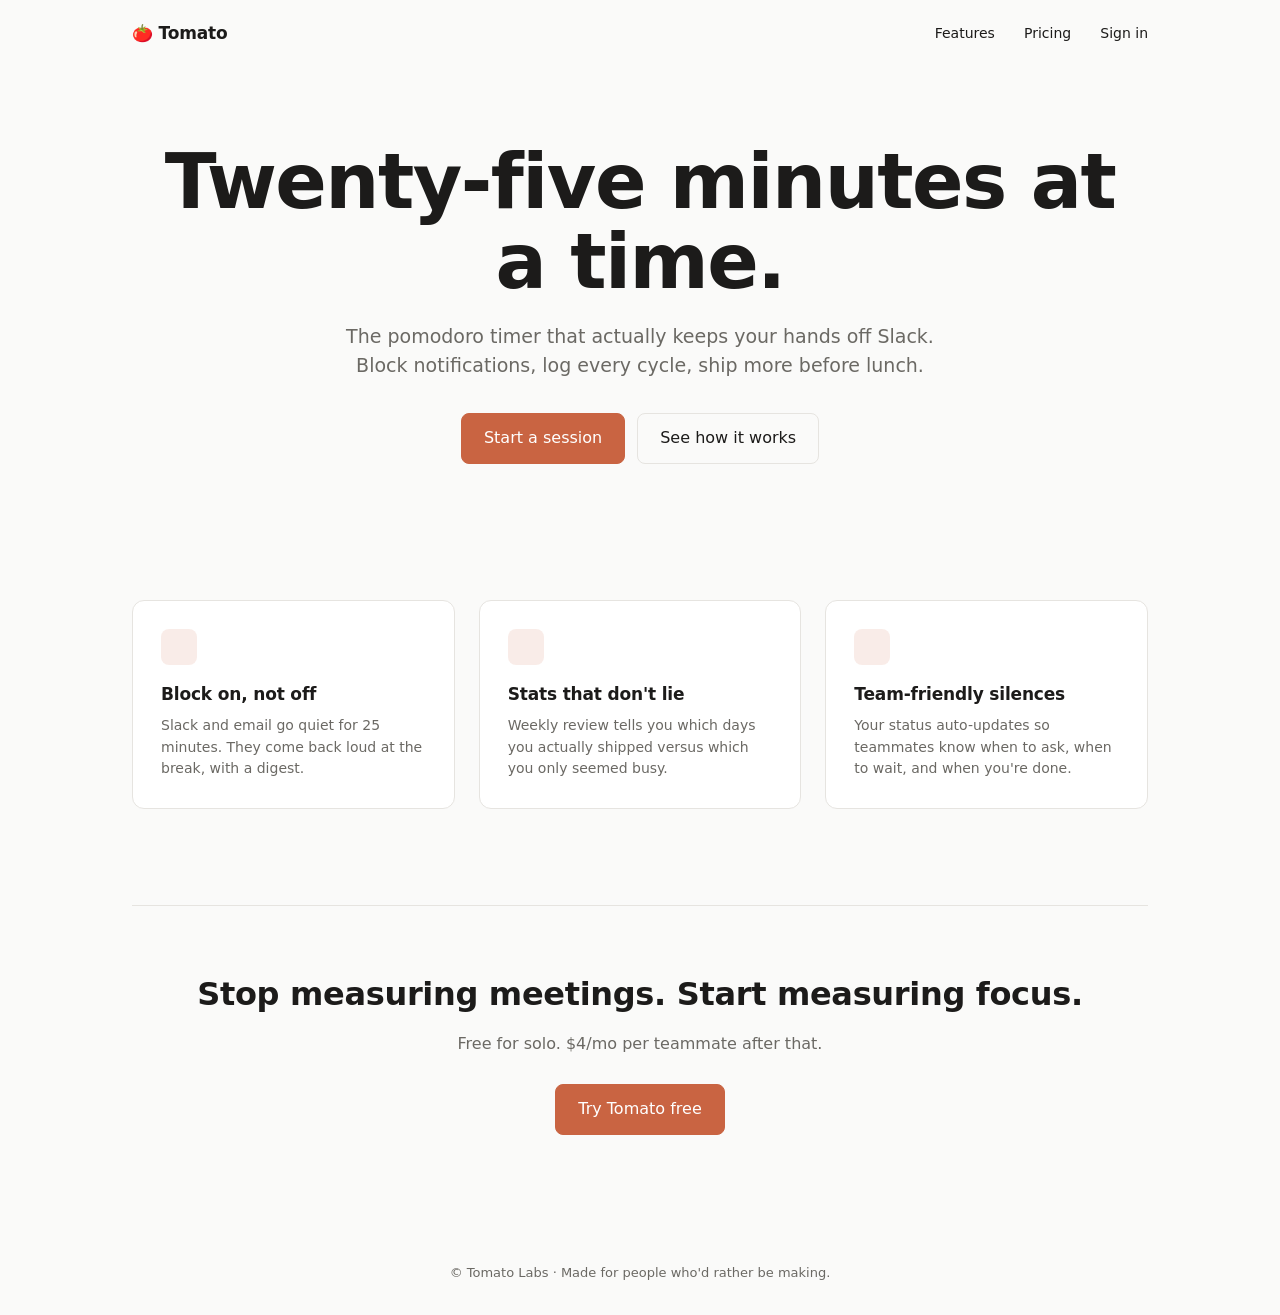
<file: .od-skills/web-prototype-d635db4628/example.html>
<!doctype html>
<html lang="en">
<head>
  <meta charset="utf-8" />
  <meta name="viewport" content="width=device-width, initial-scale=1" />
  <title>Tomato — focused work timer</title>
  <style>
    :root {
      --bg: #fafaf9; --fg: #1c1b1a; --muted: #6b6964; --border: #e6e4e0;
      --accent: #c96442; --surface: #ffffff;
    }
    * { box-sizing: border-box; }
    body { margin: 0; background: var(--bg); color: var(--fg); font: 16px/1.55 -apple-system, system-ui, sans-serif; }
    header, main, footer { max-width: 1080px; margin: 0 auto; padding: 0 32px; }
    header { display: flex; justify-content: space-between; align-items: center; padding-top: 20px; }
    .logo { font-weight: 600; font-size: 17px; letter-spacing: -0.01em; }
    nav a { color: var(--fg); text-decoration: none; margin-left: 24px; font-size: 14px; }
    nav a:hover { color: var(--accent); }
    .hero { padding: 96px 0 80px; text-align: center; }
    .hero h1 { font-size: clamp(44px, 6vw, 76px); line-height: 1.05; letter-spacing: -0.02em; margin: 0 0 20px; max-width: 18ch; margin-inline: auto; }
    .hero p { color: var(--muted); font-size: 19px; max-width: 52ch; margin: 0 auto 32px; }
    .cta { display: inline-flex; gap: 12px; }
    button { font: inherit; cursor: pointer; padding: 12px 22px; border-radius: 8px; }
    .btn-primary { background: var(--accent); color: white; border: 1px solid var(--accent); font-weight: 500; }
    .btn-secondary { background: transparent; color: var(--fg); border: 1px solid var(--border); }
    .features { display: grid; grid-template-columns: repeat(3, 1fr); gap: 24px; padding: 56px 0 96px; }
    @media (max-width: 720px) { .features { grid-template-columns: 1fr; } }
    .feature { padding: 28px; background: var(--surface); border: 1px solid var(--border); border-radius: 12px; }
    .feature .icon { width: 36px; height: 36px; border-radius: 8px; background: var(--accent); margin-bottom: 16px; opacity: 0.12; }
    .feature h3 { margin: 0 0 8px; font-size: 17px; letter-spacing: -0.01em; }
    .feature p { margin: 0; color: var(--muted); font-size: 14px; }
    .closing { padding: 64px 0 96px; text-align: center; border-top: 1px solid var(--border); }
    .closing h2 { font-size: 32px; margin: 0 0 12px; letter-spacing: -0.01em; }
    .closing p { color: var(--muted); margin: 0 0 28px; }
    footer { padding: 32px; color: var(--muted); font-size: 13px; text-align: center; }
  </style>
</head>
<body>
  <header data-od-id="topnav">
    <span class="logo">🍅 Tomato</span>
    <nav>
      <a href="#features">Features</a>
      <a href="#pricing">Pricing</a>
      <a href="#login">Sign in</a>
    </nav>
  </header>
  <main>
    <section class="hero" data-od-id="hero">
      <h1>Twenty-five minutes at a time.</h1>
      <p>The pomodoro timer that actually keeps your hands off Slack. Block notifications, log every cycle, ship more before lunch.</p>
      <div class="cta">
        <button class="btn-primary">Start a session</button>
        <button class="btn-secondary">See how it works</button>
      </div>
    </section>
    <section class="features" id="features">
      <div class="feature" data-od-id="feature-block">
        <div class="icon"></div>
        <h3>Block on, not off</h3>
        <p>Slack and email go quiet for 25 minutes. They come back loud at the break, with a digest.</p>
      </div>
      <div class="feature" data-od-id="feature-stats">
        <div class="icon"></div>
        <h3>Stats that don't lie</h3>
        <p>Weekly review tells you which days you actually shipped versus which you only seemed busy.</p>
      </div>
      <div class="feature" data-od-id="feature-team">
        <div class="icon"></div>
        <h3>Team-friendly silences</h3>
        <p>Your status auto-updates so teammates know when to ask, when to wait, and when you're done.</p>
      </div>
    </section>
    <section class="closing" data-od-id="closing">
      <h2>Stop measuring meetings. Start measuring focus.</h2>
      <p>Free for solo. $4/mo per teammate after that.</p>
      <button class="btn-primary">Try Tomato free</button>
    </section>
  </main>
  <footer>© Tomato Labs · Made for people who'd rather be making.</footer>
</body>
</html>
</file>
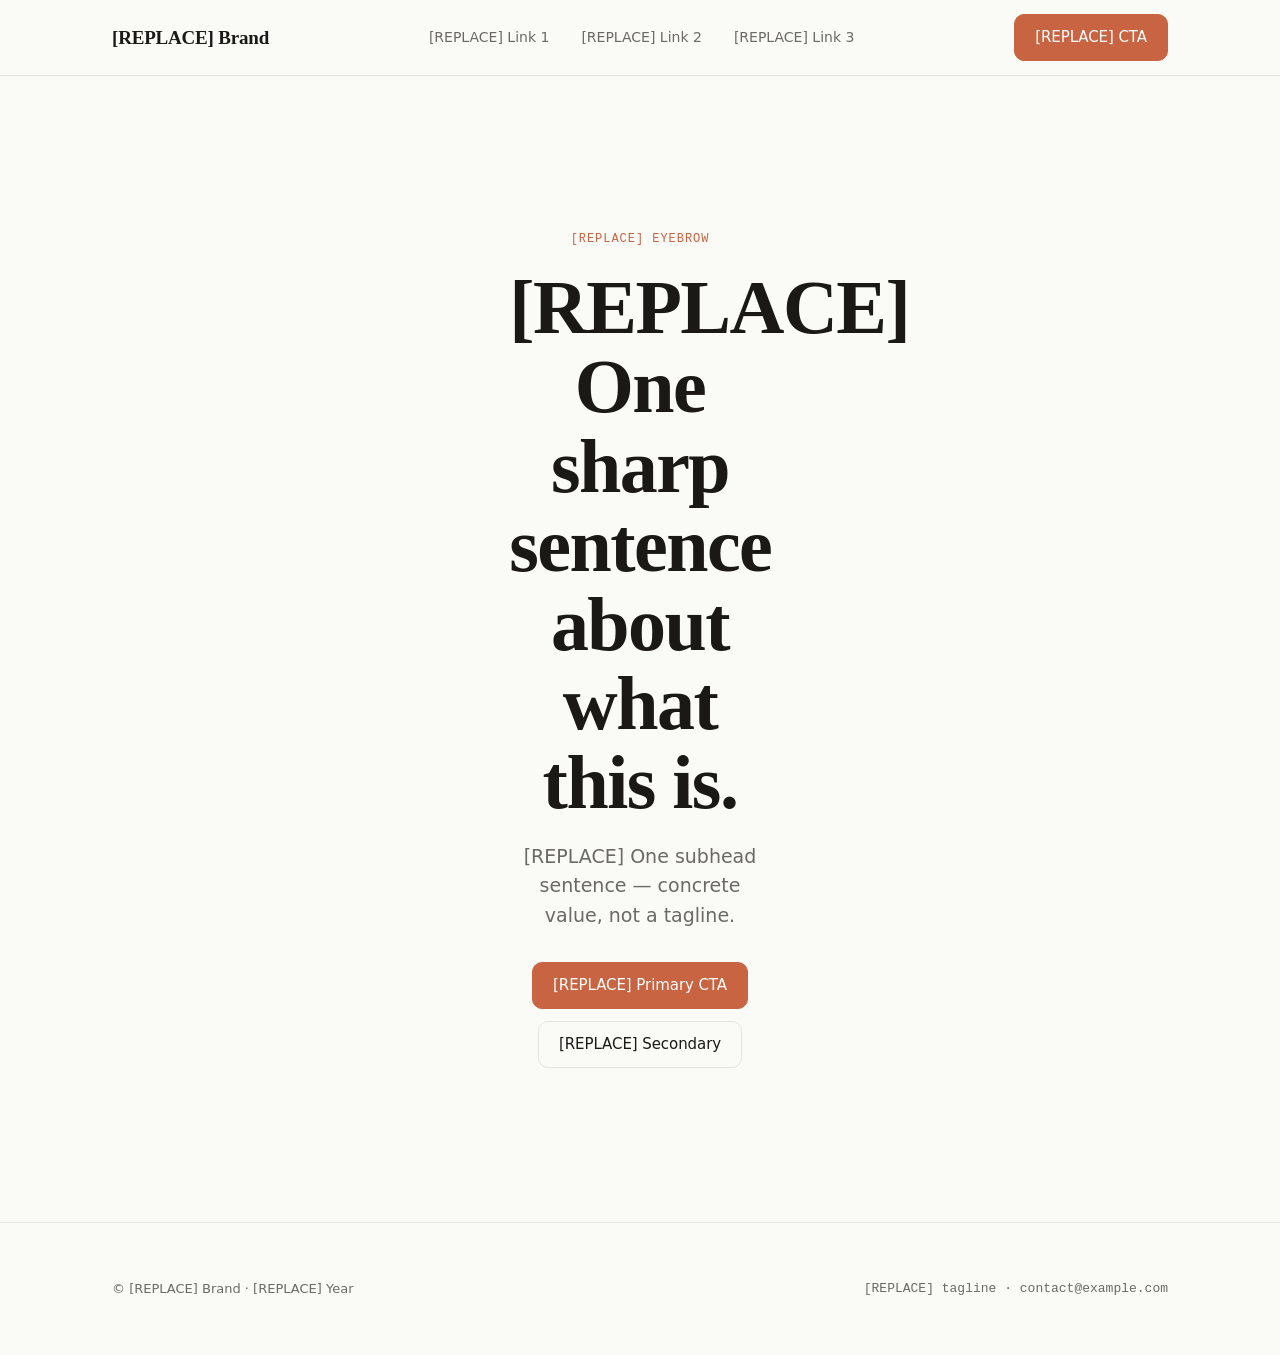
<file: .od-skills/web-prototype-d635db4628/assets/template.html>
<!doctype html>
<!--
  OD web-prototype seed.

  Copy this file to <project>/index.html, then fill `<main id="content">` by
  pasting blocks from `references/layouts.md`. Every class referenced in
  layouts.md is defined here — DO NOT remove unused ones unless you also
  remove their callers, and DO NOT invent new global classes (use inline
  style="…" for one-off tweaks).

  Theme tokens at the top of `<style>` are the *only* place to set palette
  and type. They map cleanly onto a DESIGN.md — when an active design system
  is injected, swap these six variables and everything reflows.
-->
<html lang="en">
<head>
  <meta charset="utf-8" />
  <meta name="viewport" content="width=device-width, initial-scale=1" />
  <title>[REPLACE] Page title · brand</title>
  <style>
    /* ─── tokens ─────────────────────────────────────────────────────────
       Six variables. Bind them to the active DESIGN.md and stop.
       Do not introduce raw hex anywhere else in this file. */
    :root {
      --bg:      #fafaf7;   /* page background — never #fff */
      --surface: #ffffff;   /* cards, modals, raised areas */
      --fg:      #1a1916;   /* primary text — never #000 */
      --muted:   #6b6964;   /* secondary text, captions */
      --border:  #e8e5df;   /* hairlines, dividers */
      --accent:  #c96442;   /* one accent — used at most 2× per screen */

      /* derived — do not change */
      --accent-soft: color-mix(in oklch, var(--accent) 14%, transparent);
      --fg-soft:     color-mix(in oklch, var(--fg) 6%, transparent);

      /* type — display = serif (default), body = sans, mono for numerics */
      --font-display: 'Iowan Old Style', 'Charter', Georgia, 'Times New Roman', serif;
      --font-body:    -apple-system, BlinkMacSystemFont, 'Segoe UI', system-ui, sans-serif;
      --font-mono:    ui-monospace, 'JetBrains Mono', 'SF Mono', Menlo, monospace;

      /* scale — clamp() so it works at 1280, 1440, 1920 without media queries */
      --fs-h1: clamp(44px, 6vw, 76px);
      --fs-h2: clamp(32px, 4vw, 48px);
      --fs-h3: 22px;
      --fs-lead: 19px;
      --fs-body: 16px;
      --fs-meta: 13px;

      /* spacing — 8-point grid */
      --gap-xs: 8px;
      --gap-sm: 12px;
      --gap-md: 20px;
      --gap-lg: 32px;
      --gap-xl: 56px;
      --gap-2xl: 96px;
      --container: 1120px;
      --gutter: 32px;

      --radius: 10px;
      --radius-lg: 16px;
    }

    /* ─── reset & base ──────────────────────────────────────────────── */
    *, *::before, *::after { box-sizing: border-box; }
    html { -webkit-text-size-adjust: 100%; }
    body {
      margin: 0;
      background: var(--bg);
      color: var(--fg);
      font-family: var(--font-body);
      font-size: var(--fs-body);
      line-height: 1.55;
      text-rendering: optimizeLegibility;
      -webkit-font-smoothing: antialiased;
    }
    img, svg { display: block; max-width: 100%; }
    a { color: inherit; text-decoration: none; }
    button { font: inherit; cursor: pointer; }
    p { text-wrap: pretty; }
    h1, h2, h3, h4 { text-wrap: balance; }

    /* ─── layout primitives ─────────────────────────────────────────── */
    .container {
      max-width: var(--container);
      margin-inline: auto;
      padding-inline: var(--gutter);
    }
    .section {
      padding-block: clamp(48px, 8vw, var(--gap-2xl));
    }
    .section + .section { border-top: 1px solid var(--border); }
    .stack { display: flex; flex-direction: column; }
    .stack > * + * { margin-top: var(--gap-md); }
    .row { display: flex; align-items: center; gap: var(--gap-md); }
    .row-between { display: flex; align-items: center; justify-content: space-between; gap: var(--gap-md); }
    .grid-2 { display: grid; grid-template-columns: repeat(2, 1fr); gap: var(--gap-lg); }
    .grid-3 { display: grid; grid-template-columns: repeat(3, 1fr); gap: var(--gap-lg); }
    .grid-4 { display: grid; grid-template-columns: repeat(4, 1fr); gap: var(--gap-md); }
    .grid-2-1 { display: grid; grid-template-columns: 2fr 1fr; gap: var(--gap-xl); align-items: start; }
    .grid-1-2 { display: grid; grid-template-columns: 1fr 2fr; gap: var(--gap-xl); align-items: start; }
    @media (max-width: 920px) {
      .grid-2, .grid-3, .grid-4, .grid-2-1, .grid-1-2 { grid-template-columns: 1fr; }
    }

    /* ─── type ──────────────────────────────────────────────────────── */
    .h1, h1 { font-family: var(--font-display); font-size: var(--fs-h1); line-height: 1.04; letter-spacing: -0.02em; margin: 0; }
    .h2, h2 { font-family: var(--font-display); font-size: var(--fs-h2); line-height: 1.1; letter-spacing: -0.015em; margin: 0; }
    .h3, h3 { font-size: var(--fs-h3); font-weight: 600; line-height: 1.3; letter-spacing: -0.005em; margin: 0; }
    .lead   { font-size: var(--fs-lead); line-height: 1.55; color: var(--muted); max-width: 60ch; margin: 0; }
    .eyebrow {
      font-family: var(--font-mono);
      font-size: 12px;
      letter-spacing: 0.08em;
      text-transform: uppercase;
      color: var(--accent);
      margin: 0 0 var(--gap-md);
    }
    .meta { font-family: var(--font-mono); font-size: var(--fs-meta); color: var(--muted); }
    .num  { font-family: var(--font-mono); font-variant-numeric: tabular-nums; }

    /* ─── chrome: nav + footer ──────────────────────────────────────── */
    .topnav {
      position: sticky; top: 0; z-index: 10;
      background: color-mix(in oklch, var(--bg) 92%, transparent);
      backdrop-filter: blur(12px);
      border-bottom: 1px solid var(--border);
    }
    .topnav-inner { display: flex; align-items: center; justify-content: space-between; padding-block: 14px; }
    .topnav .logo { font-family: var(--font-display); font-size: 19px; font-weight: 600; letter-spacing: -0.01em; }
    .topnav nav { display: flex; gap: var(--gap-lg); }
    .topnav nav a { font-size: 14px; color: var(--muted); }
    .topnav nav a:hover { color: var(--fg); }
    .pagefoot { padding-block: var(--gap-xl); color: var(--muted); font-size: 13px; border-top: 1px solid var(--border); }
    .pagefoot .row-between { flex-wrap: wrap; gap: var(--gap-md); }

    /* ─── buttons ───────────────────────────────────────────────────── */
    .btn {
      display: inline-flex; align-items: center; gap: 8px;
      padding: 11px 20px;
      border-radius: var(--radius);
      border: 1px solid transparent;
      font-size: 15px;
      font-weight: 500;
      letter-spacing: -0.005em;
      transition: transform 0.05s ease, background 0.15s ease, border-color 0.15s ease;
    }
    .btn:active { transform: translateY(1px); }
    .btn-primary { background: var(--accent); color: var(--surface); border-color: var(--accent); }
    .btn-primary:hover { background: color-mix(in oklch, var(--accent) 88%, black); }
    .btn-secondary { background: transparent; color: var(--fg); border-color: var(--border); }
    .btn-secondary:hover { border-color: var(--fg); }
    .btn-ghost { background: transparent; color: var(--fg); border-color: transparent; padding-inline: 8px; }
    .btn-ghost:hover { color: var(--accent); }
    .btn-arrow::after { content: '→'; transition: transform 0.15s ease; }
    .btn-arrow:hover::after { transform: translateX(2px); }

    /* ─── card / surface ────────────────────────────────────────────── */
    .card {
      background: var(--surface);
      border: 1px solid var(--border);
      border-radius: var(--radius-lg);
      padding: 28px;
    }
    .card-flat { background: transparent; border: 0; padding: 0; }
    .card-rule { background: transparent; border: 0; border-top: 1px solid var(--fg); padding: 24px 0 0; border-radius: 0; }

    /* ─── feature cell (icon + h3 + p) ──────────────────────────────── */
    .feature .feature-mark {
      width: 36px; height: 36px;
      display: grid; place-items: center;
      border: 1px solid var(--border);
      border-radius: 10px;
      color: var(--accent);
      margin-bottom: var(--gap-md);
    }
    .feature .feature-mark svg { width: 18px; height: 18px; }
    .feature h3 { margin-bottom: 6px; }
    .feature p  { margin: 0; color: var(--muted); font-size: 15px; }

    /* ─── stat (big number + label) ─────────────────────────────────── */
    .stat .stat-num {
      font-family: var(--font-display);
      font-size: clamp(56px, 8vw, 96px);
      line-height: 0.95;
      letter-spacing: -0.04em;
      color: var(--accent);
      font-weight: 600;
    }
    .stat .stat-label { color: var(--muted); font-size: 14px; margin-top: 8px; max-width: 24ch; }
    .stat .stat-unit  { font-size: 0.5em; opacity: 0.7; margin-left: 2px; }

    /* ─── quote / testimonial ───────────────────────────────────────── */
    .quote {
      font-family: var(--font-display);
      font-size: clamp(24px, 2.6vw, 32px);
      line-height: 1.32;
      letter-spacing: -0.01em;
      max-width: 28ch;
    }
    .quote-author { color: var(--muted); font-size: 14px; margin-top: var(--gap-md); }
    .quote-mark   {
      font-family: var(--font-display);
      font-size: 140px; line-height: 0.7;
      color: var(--accent); opacity: 0.18;
      margin-bottom: -28px;
    }

    /* ─── pill / badge / tag ────────────────────────────────────────── */
    .pill {
      display: inline-flex; align-items: center; gap: 6px;
      padding: 4px 10px;
      background: var(--accent-soft);
      color: var(--accent);
      border-radius: 999px;
      font-family: var(--font-mono);
      font-size: 11px;
      letter-spacing: 0.04em;
      text-transform: uppercase;
    }
    .tag {
      display: inline-flex; align-items: center;
      padding: 4px 10px;
      background: transparent;
      color: var(--muted);
      border: 1px solid var(--border);
      border-radius: 999px;
      font-size: 12px;
    }

    /* ─── form field ────────────────────────────────────────────────── */
    .field { display: flex; flex-direction: column; gap: 6px; }
    .field label { font-size: 13px; color: var(--muted); }
    .input, .textarea {
      width: 100%;
      padding: 11px 14px;
      border: 1px solid var(--border);
      border-radius: var(--radius);
      background: var(--surface);
      color: var(--fg);
      font: inherit;
      font-size: 15px;
    }
    .input:focus, .textarea:focus {
      outline: 2px solid var(--accent-soft);
      border-color: var(--accent);
    }
    .textarea { min-height: 96px; resize: vertical; line-height: 1.55; }

    /* ─── table (data-style, no chrome) ─────────────────────────────── */
    .ds-table { width: 100%; border-collapse: collapse; font-size: 14px; }
    .ds-table th, .ds-table td { padding: 12px 14px; text-align: left; border-bottom: 1px solid var(--border); }
    .ds-table th { color: var(--muted); font-weight: 500; font-family: var(--font-mono); font-size: 12px; letter-spacing: 0.04em; text-transform: uppercase; }
    .ds-table tbody tr:hover { background: var(--fg-soft); }
    .ds-table .num-col { font-family: var(--font-mono); font-variant-numeric: tabular-nums; text-align: right; }

    /* ─── image placeholder (DS-tinted block, never broken <img>) ──── */
    .ph-img {
      background:
        linear-gradient(135deg, var(--accent-soft), var(--fg-soft)),
        var(--surface);
      border: 1px solid var(--border);
      border-radius: var(--radius-lg);
      aspect-ratio: 16 / 10;
      display: grid; place-items: center;
      color: var(--muted);
      font-family: var(--font-mono);
      font-size: 12px;
      letter-spacing: 0.04em;
    }
    .ph-img.square    { aspect-ratio: 1 / 1; }
    .ph-img.portrait  { aspect-ratio: 3 / 4; }
    .ph-img.wide      { aspect-ratio: 16 / 9; }

    /* ─── divider ───────────────────────────────────────────────────── */
    .rule  { border: 0; border-top: 1px solid var(--border); margin: 0; }
    .rule-strong { border: 0; border-top: 1px solid var(--fg); margin: 0; }

    /* ─── hero variants used by layouts.md ──────────────────────────── */
    .hero          { padding-block: clamp(80px, 12vw, 160px); }
    .hero-center   { text-align: center; max-width: 32ch; margin-inline: auto; }
    .hero h1       { margin-bottom: var(--gap-md); }
    .hero .lead    { margin-bottom: var(--gap-lg); }
    .hero-cta      { display: inline-flex; gap: var(--gap-sm); flex-wrap: wrap; }
    .hero-center .hero-cta { justify-content: center; }
    .hero-split    { display: grid; grid-template-columns: 1fr 1fr; gap: var(--gap-2xl); align-items: center; }
    @media (max-width: 920px) { .hero-split { grid-template-columns: 1fr; } }

    /* ─── log row (newsletter, blog list, changelog) ────────────────── */
    .log-row { display: grid; grid-template-columns: 120px 1fr 100px; gap: var(--gap-lg); padding: 22px 0; border-top: 1px solid var(--border); align-items: baseline; }
    .log-row .meta { color: var(--muted); }
    .log-row h3 { font-size: 19px; }
    .log-row .pull { text-align: right; }
  </style>
</head>
<body>
  <header class="topnav" data-od-id="topnav">
    <div class="container topnav-inner">
      <span class="logo">[REPLACE] Brand</span>
      <nav>
        <a href="#">[REPLACE] Link 1</a>
        <a href="#">[REPLACE] Link 2</a>
        <a href="#">[REPLACE] Link 3</a>
      </nav>
      <button class="btn btn-primary">[REPLACE] CTA</button>
    </div>
  </header>

  <main id="content">
    <!--
      ┌─────────────────────────────────────────────────────────────────┐
      │  PASTE LAYOUTS FROM references/layouts.md HERE.                │
      │  ► Each layout block is a self-contained `<section>` —         │
      │    drop in 3–6 of them per page.                                │
      │  ► Always lead with one hero (Layout 1 or 2).                   │
      │  ► End with a CTA strip + footer (Layout 6 / footer below).     │
      └─────────────────────────────────────────────────────────────────┘
    -->
    <section class="section hero" data-od-id="hero">
      <div class="container hero-center">
        <p class="eyebrow">[REPLACE] Eyebrow</p>
        <h1>[REPLACE] One sharp sentence about what this is.</h1>
        <p class="lead">[REPLACE] One subhead sentence — concrete value, not a tagline.</p>
        <div class="hero-cta">
          <button class="btn btn-primary">[REPLACE] Primary CTA</button>
          <button class="btn btn-secondary">[REPLACE] Secondary</button>
        </div>
      </div>
    </section>
  </main>

  <footer class="pagefoot" data-od-id="footer">
    <div class="container row-between">
      <span>© [REPLACE] Brand · [REPLACE] Year</span>
      <span class="meta">[REPLACE] tagline · contact@example.com</span>
    </div>
  </footer>
</body>
</html>
</file>
